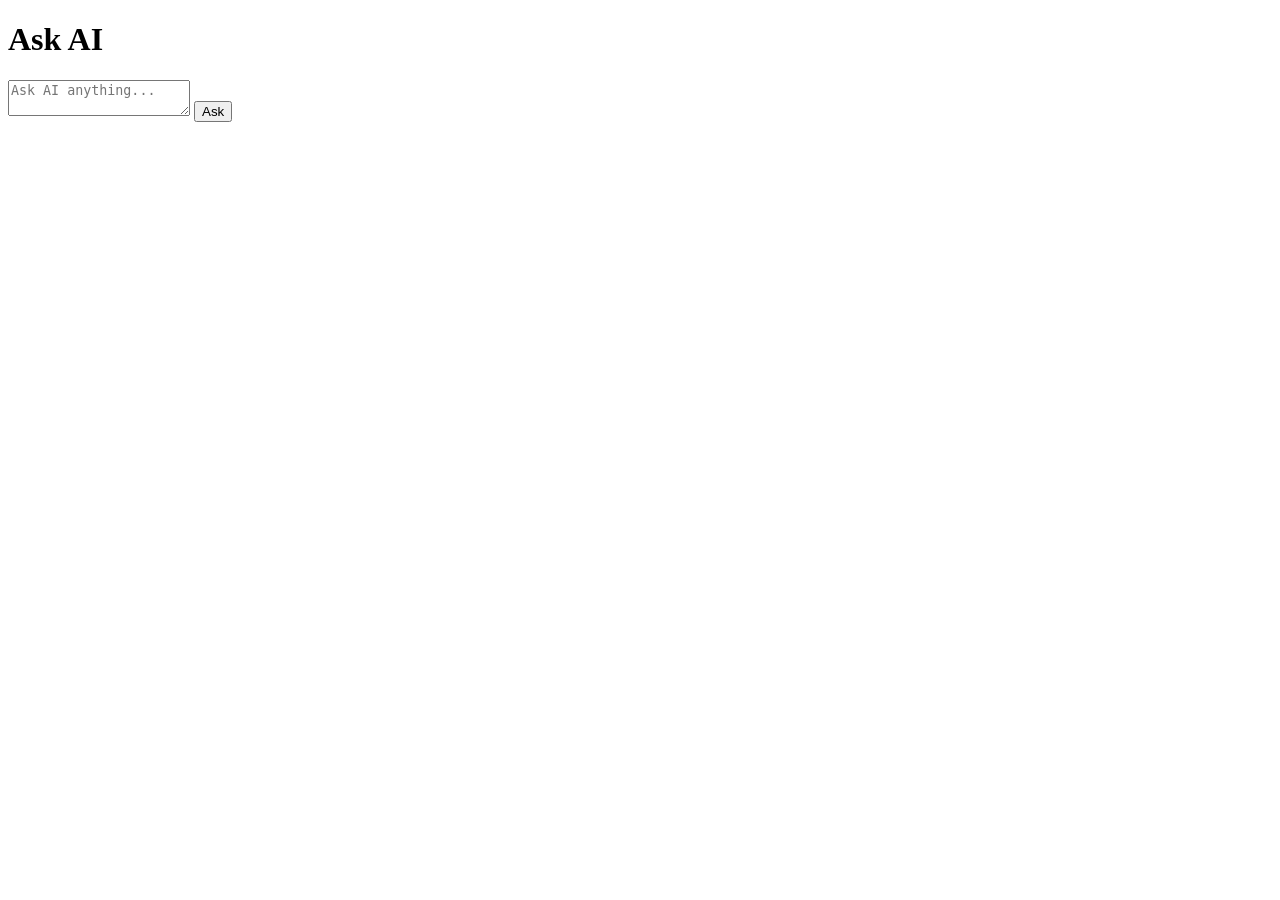
<file: ai-chat.html>
<!DOCTYPE html>
<html lang="en">
<head>
  <meta charset="UTF-8">
  <meta name="viewport" content="width=device-width, initial-scale=1.0">
  <title>Ask AI</title>
</head>
<body>
  <h1>Ask AI</h1>
  <textarea id="prompt" placeholder="Ask AI anything..."></textarea>
  <button id="askBtn">Ask</button>
  <p id="answer"></p>

  <script>
    // This page works only on your vercel.app link. Live Server and GitHub Pages
    // cannot run the function in api/ask.js, so there the Ask button fails.

    // Sends your prompt to your own function at /api/ask. The function adds the
    // key and calls the model, so no key appears anywhere on this page.
    async function askAI(prompt) {
      const response = await fetch('/api/ask', {
        method: 'POST',
        headers: { 'Content-Type': 'application/json' },
        body: JSON.stringify({ prompt })
      });
      if (!response.ok) {
        throw new Error(`Request failed: ${response.status}`);
      }
      const data = await response.json();
      // A model that reasons first puts a reasoning item ahead of the answer,
      // so find the item of type message, then read its text.
      const message = data.output.find(item => item.type === 'message');
      return message.content[0].text;
    }

    const askBtn = document.querySelector('#askBtn');
    askBtn.addEventListener('click', async () => {
      const prompt = document.querySelector('#prompt').value;
      const answerEl = document.querySelector('#answer');
      // Turn the button off until the answer arrives, so a second click
      // cannot send, and pay for, a second request.
      askBtn.disabled = true;
      // A call takes a few seconds, so show something while you wait.
      answerEl.textContent = 'Thinking...';
      try {
        // textContent shows the answer as plain text. innerHTML would run any
        // HTML the model wrote.
        answerEl.textContent = await askAI(prompt);
      } catch (error) {
        answerEl.textContent = 'Error: ' + error.message;
      } finally {
        // finally runs whether the call worked or failed.
        askBtn.disabled = false;
      }
    });
  </script>
</body>
</html>
</file>
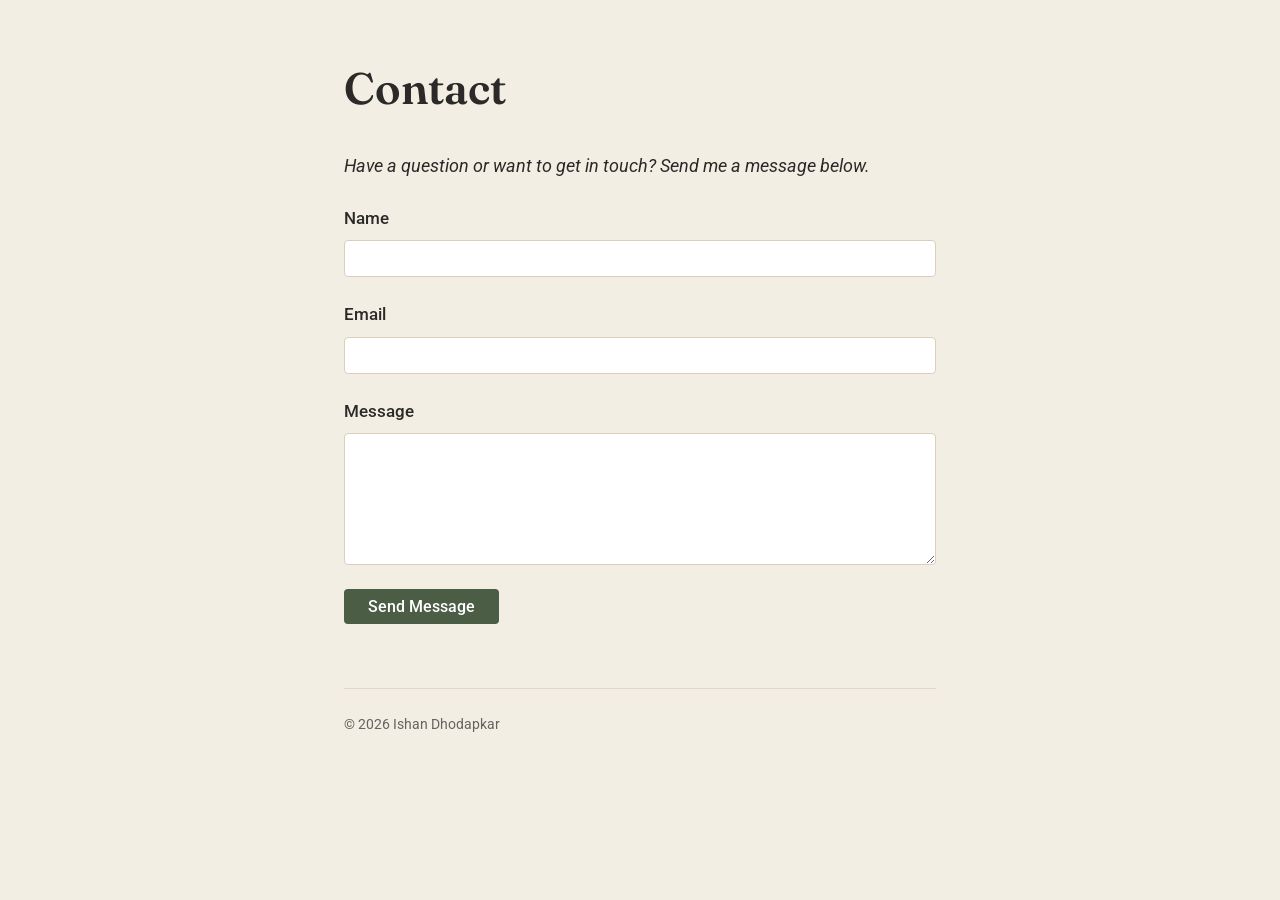
<file: contact.html>
<!DOCTYPE html>
<html lang="en">
<head>
  <meta charset="UTF-8">
  <meta name="viewport" content="width=device-width, initial-scale=1.0">
  <title>Contact - Ishan Dhodapkar</title>
  <link rel="preconnect" href="https://fonts.googleapis.com">
  <link rel="preconnect" href="https://fonts.gstatic.com" crossorigin>
  <link href="https://fonts.googleapis.com/css2?family=Fraunces:opsz,wght@9..144,500;9..144,600&family=Roboto:wght@400;500&display=swap" rel="stylesheet">
  <link rel="stylesheet" href="css/styles.css">
</head>
<body>

  <header>
    <h1>Contact</h1>
  </header>

  <main>
    <p class="intro">
      Have a question or want to get in touch? Send me a message below.
    </p>

    <form action="#" method="post">
      <label for="name">Name</label>
      <input type="text" id="name" name="name" required>

      <label for="email">Email</label>
      <input type="email" id="email" name="email" required>

      <label for="message">Message</label>
      <textarea id="message" name="message" rows="6" required></textarea>

      <button type="submit">Send Message</button>
    </form>
  </main>

  <footer>
    <p>&copy; 2026 Ishan Dhodapkar</p>
  </footer>

</body>
</html>
</file>
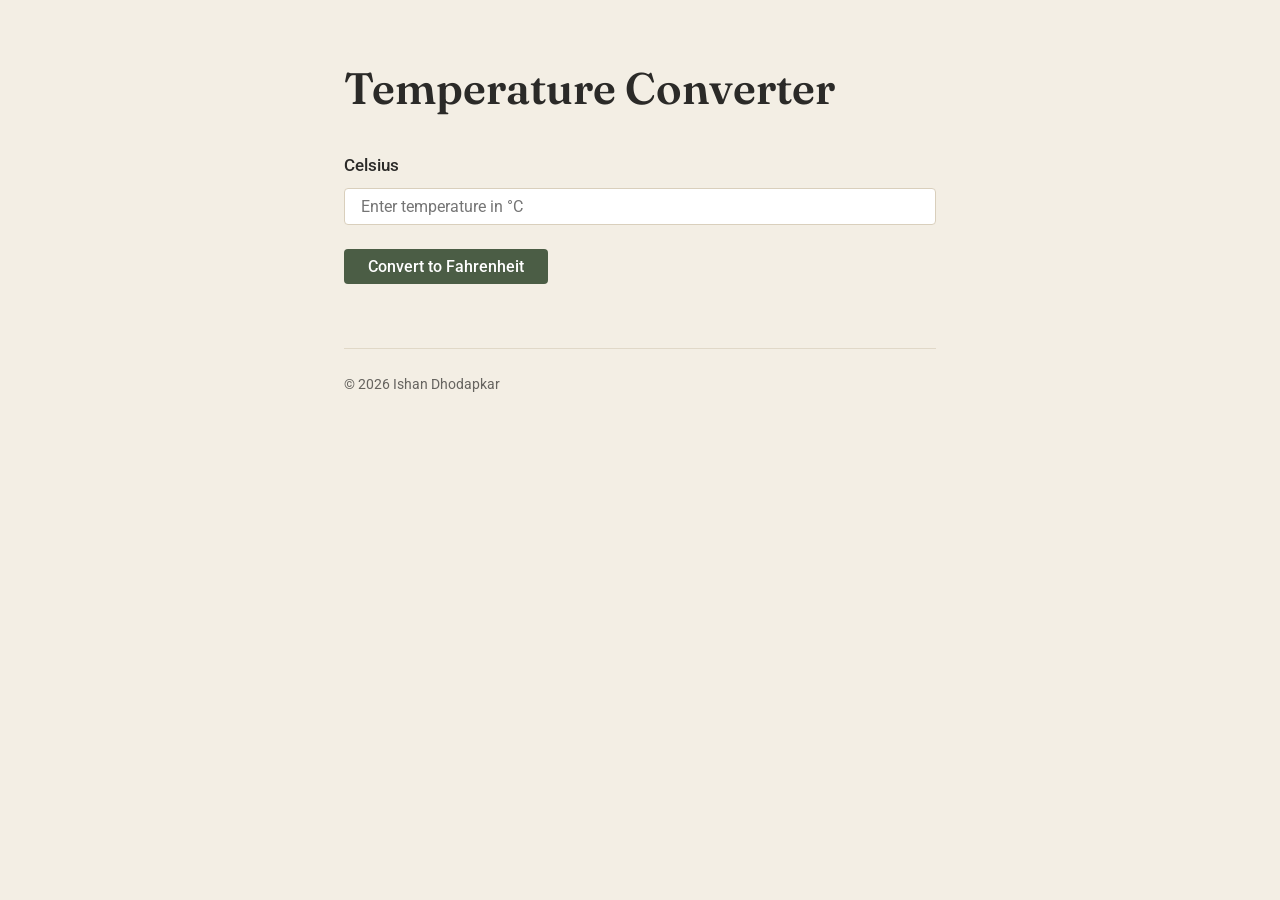
<file: converter.html>
<!DOCTYPE html>
<html lang="en">
<head>
  <meta charset="UTF-8">
  <meta name="viewport" content="width=device-width, initial-scale=1.0">
  <title>Temperature Converter - Ishan Dhodapkar</title>
  <link rel="preconnect" href="https://fonts.googleapis.com">
  <link rel="preconnect" href="https://fonts.gstatic.com" crossorigin>
  <link href="https://fonts.googleapis.com/css2?family=Fraunces:opsz,wght@9..144,500;9..144,600&family=Roboto:wght@400;500&display=swap" rel="stylesheet">
  <link rel="stylesheet" href="css/styles.css">
</head>
<body>

  <header>
    <h1>Temperature Converter</h1>
  </header>

  <main>
    <form id="converter-form">
      <label for="celsius-input">Celsius</label>
      <input type="number" id="celsius-input" name="celsius-input" placeholder="Enter temperature in °C" required>
      <button type="submit">Convert to Fahrenheit</button>
    </form>

    <p id="result"></p>
  </main>

  <footer>
    <p>&copy; 2026 Ishan Dhodapkar</p>
  </footer>

  <script>
    function toFahrenheit(celsius) {
      return (celsius * 9) / 5 + 32;
    }

    const form = document.getElementById('converter-form');
    const celsiusInput = document.getElementById('celsius-input');
    const result = document.getElementById('result');

    form.addEventListener('submit', (event) => {
      event.preventDefault();
      const celsius = parseFloat(celsiusInput.value);
      const fahrenheit = toFahrenheit(celsius);
      result.textContent = `${celsius}°C is ${fahrenheit}°F`;
    });
  </script>

</body>
</html>
</file>
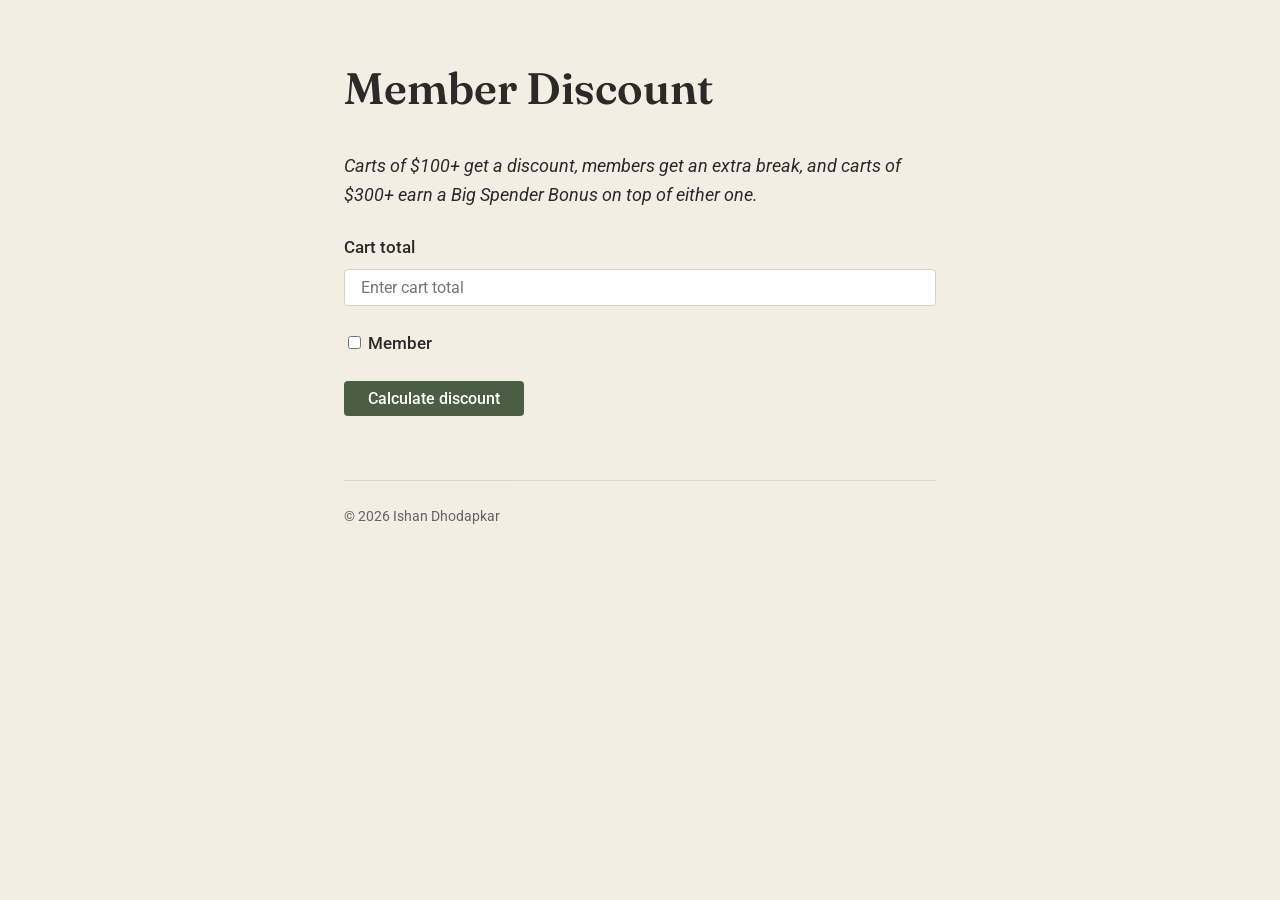
<file: discount.html>
<!DOCTYPE html>
<html lang="en">
<head>
  <meta charset="UTF-8">
  <meta name="viewport" content="width=device-width, initial-scale=1.0">
  <title>Member Discount - Ishan Dhodapkar</title>
  <link rel="preconnect" href="https://fonts.googleapis.com">
  <link rel="preconnect" href="https://fonts.gstatic.com" crossorigin>
  <link href="https://fonts.googleapis.com/css2?family=Fraunces:opsz,wght@9..144,500;9..144,600&family=Roboto:wght@400;500&display=swap" rel="stylesheet">
  <link rel="stylesheet" href="css/styles.css">
  <style>
    .intro {
      margin-bottom: var(--space-3);
    }

    .receipt {
      display: none;
      background: #fff;
      border: 1px solid var(--color-line);
      border-radius: 8px;
      padding: var(--space-3);
      max-width: 360px;
    }

    .receipt.is-visible {
      display: block;
    }

    .receipt-row {
      display: flex;
      justify-content: space-between;
      padding: 0.3rem 0;
    }

    .receipt-row.bonus {
      color: var(--color-rust);
    }

    .receipt-row.total {
      border-top: 1px solid var(--color-line);
      margin-top: var(--space-1);
      padding-top: var(--space-2);
      font-weight: 600;
      font-family: var(--font-display);
      font-size: 1.1rem;
    }

    .receipt-note {
      margin: var(--space-2) 0 0;
      font-size: 0.85rem;
      font-style: italic;
      opacity: 0.75;
    }
  </style>
</head>
<body>

  <header>
    <h1>Member Discount</h1>
  </header>

  <main>
    <p class="intro">Carts of $100+ get a discount, members get an extra break, and carts of $300+ earn a Big Spender Bonus on top of either one.</p>

    <form id="discount-form">
      <label for="total-input">Cart total</label>
      <input type="number" id="total-input" name="total-input" placeholder="Enter cart total" min="0" step="0.01" required>

      <label for="member-input">
        <input type="checkbox" id="member-input" name="member-input">
        Member
      </label>

      <button type="submit">Calculate discount</button>
    </form>

    <div class="receipt" id="receipt">
      <div class="receipt-row">
        <span>Subtotal</span>
        <span id="receipt-subtotal"></span>
      </div>
      <div class="receipt-row">
        <span id="receipt-discount-label">Member discount</span>
        <span id="receipt-discount"></span>
      </div>
      <div class="receipt-row bonus" id="receipt-bonus-row">
        <span>Big Spender Bonus</span>
        <span id="receipt-bonus"></span>
      </div>
      <div class="receipt-row total">
        <span>You pay</span>
        <span id="receipt-total"></span>
      </div>
      <p class="receipt-note" id="receipt-note"></p>
    </div>
  </main>

  <footer>
    <p>&copy; 2026 Ishan Dhodapkar</p>
  </footer>

  <script>
    function getDiscount(total, isMember) {
      if (total >= 100 && isMember) return 20;
      else if (total >= 100 || isMember) return 10;
      else return 0;
    }

    // My own rule: Big Spender Bonus — an extra $15 off any cart of $300+,
    // stacked on top of whatever membership discount already applies.
    function getBigSpenderBonus(total) {
      return total >= 300 ? 15 : 0;
    }

    const form = document.getElementById('discount-form');
    const totalInput = document.getElementById('total-input');
    const memberInput = document.getElementById('member-input');
    const receipt = document.getElementById('receipt');
    const receiptSubtotal = document.getElementById('receipt-subtotal');
    const receiptDiscountLabel = document.getElementById('receipt-discount-label');
    const receiptDiscount = document.getElementById('receipt-discount');
    const receiptBonusRow = document.getElementById('receipt-bonus-row');
    const receiptBonus = document.getElementById('receipt-bonus');
    const receiptTotal = document.getElementById('receipt-total');
    const receiptNote = document.getElementById('receipt-note');

    form.addEventListener('submit', (event) => {
      event.preventDefault();
      const total = parseFloat(totalInput.value);
      const isMember = memberInput.checked;
      const discount = getDiscount(total, isMember);
      const bonus = getBigSpenderBonus(total);
      const finalPrice = total - discount - bonus;

      receiptSubtotal.textContent = `$${total.toFixed(2)}`;
      receiptDiscountLabel.textContent = isMember ? 'Member discount' : 'Discount';
      receiptDiscount.textContent = `-$${discount.toFixed(2)}`;
      receiptBonusRow.style.display = bonus > 0 ? 'flex' : 'none';
      receiptBonus.textContent = `-$${bonus.toFixed(2)}`;
      receiptTotal.textContent = `$${finalPrice.toFixed(2)}`;
      receiptNote.textContent = bonus > 0
        ? 'Carts of $300+ earn the Big Spender Bonus on top of any membership discount.'
        : '';

      receipt.classList.add('is-visible');
    });
  </script>

</body>
</html>
</file>
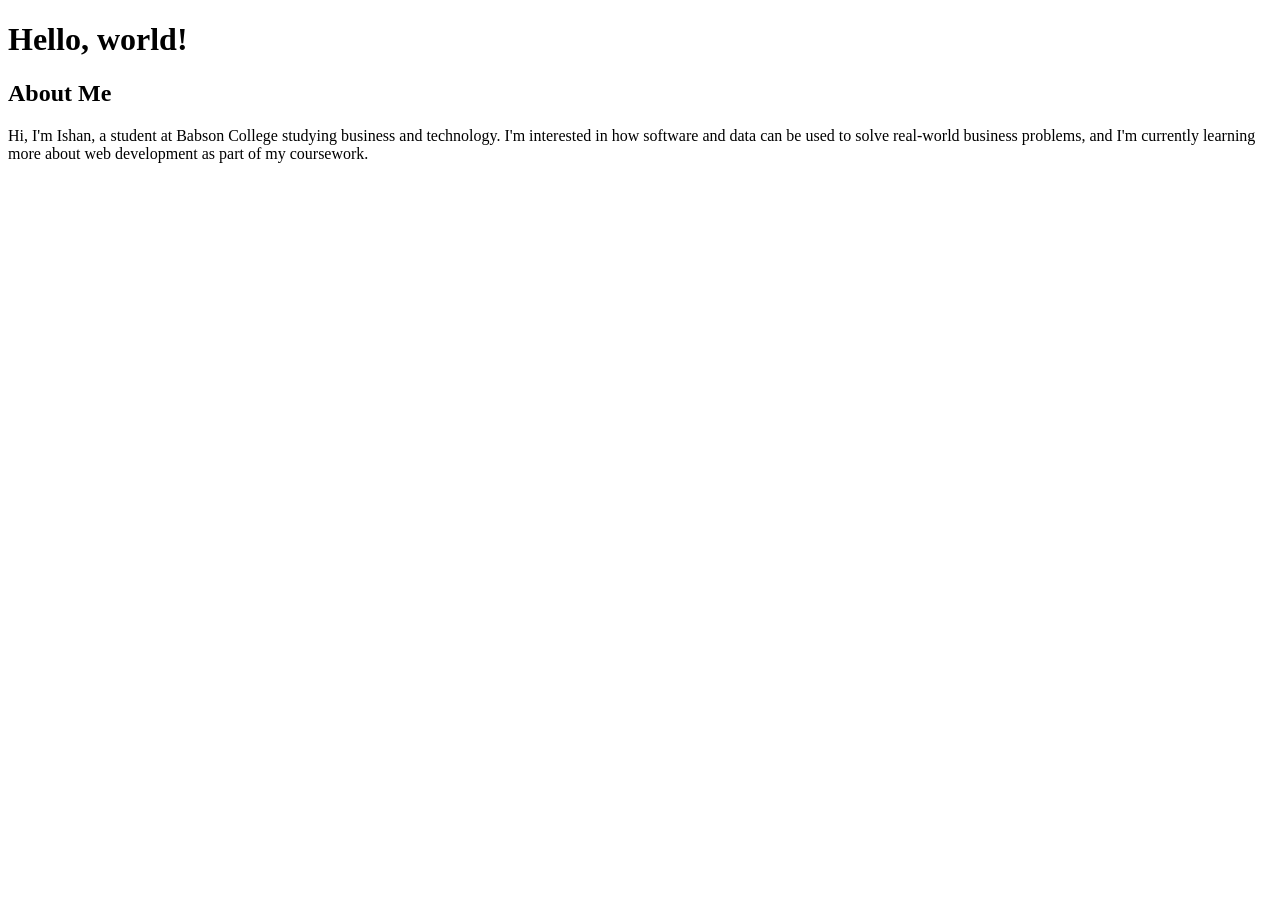
<file: hello.html>
<!DOCTYPE html>
<html>
<head>
    <title>Hello</title>
</head>
<body>
    <h1>Hello, world!</h1>

    <section id="about">
        <h2>About Me</h2>
        <p>
            Hi, I'm Ishan, a student at Babson College studying business and technology.
            I'm interested in how software and data can be used to solve real-world
            business problems, and I'm currently learning more about web development
            as part of my coursework.
        </p>
    </section>
</body>
</html>
</file>
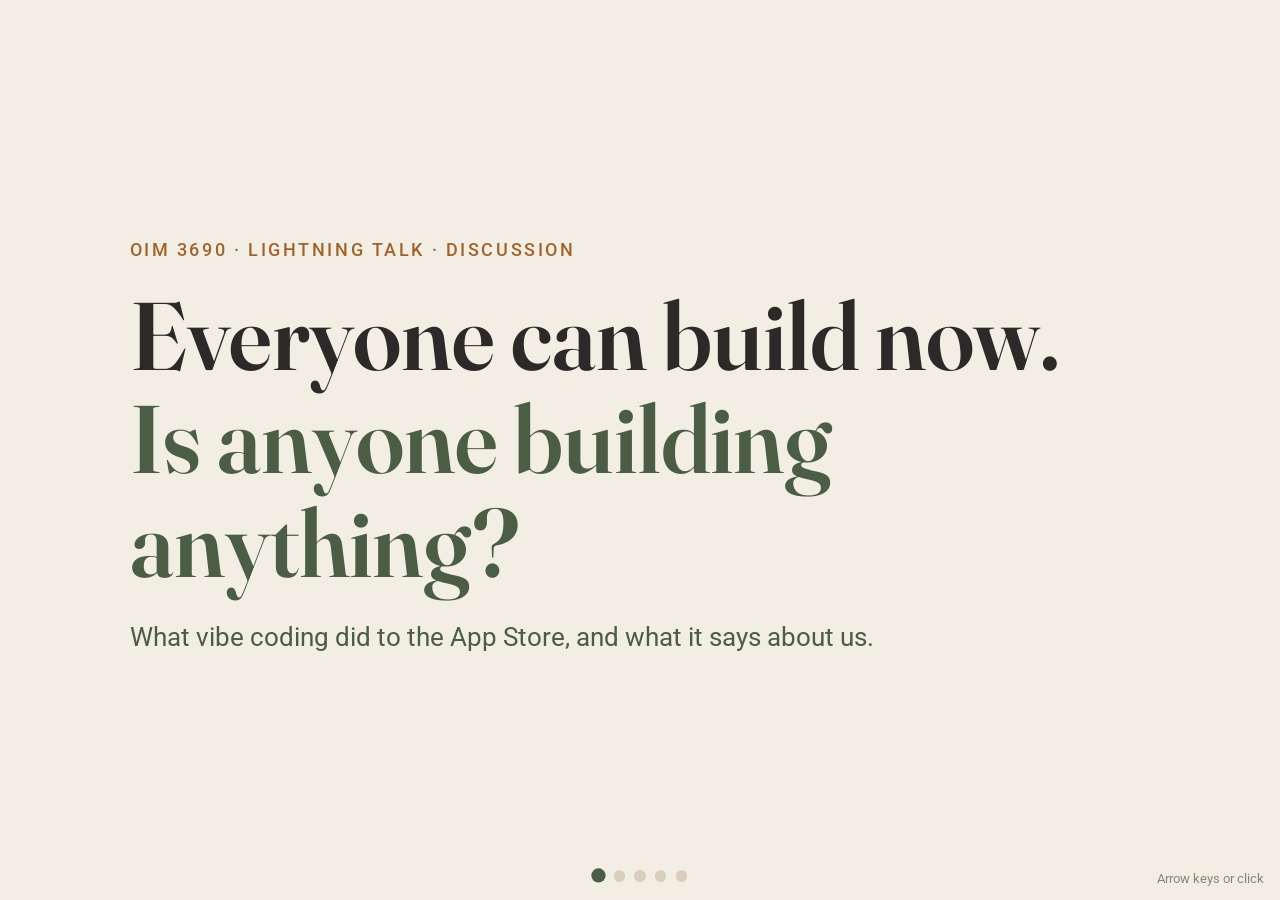
<file: lightning-talk (2).html>
<!DOCTYPE html>
<html lang="en">
<head>
  <meta charset="UTF-8">
  <meta name="viewport" content="width=device-width, initial-scale=1.0">
  <title>Lightning Talk: Everyone can build now</title>
  <link rel="preconnect" href="https://fonts.googleapis.com">
  <link rel="preconnect" href="https://fonts.gstatic.com" crossorigin>
  <link href="https://fonts.googleapis.com/css2?family=Fraunces:opsz,wght@9..144,500;9..144,600&family=Roboto:wght@400;500&display=swap" rel="stylesheet">
  <style>
    :root {
      --color-bg: #f3eee4;
      --color-ink: #2b2a28;
      --color-moss: #4b5d45;
      --color-rust: #a0632e;
      --color-line: #d9cfbc;
      --font-display: 'Fraunces', Georgia, serif;
      --font-body: 'Roboto', system-ui, sans-serif;
    }

    * { box-sizing: border-box; }

    html, body {
      height: 100%;
      margin: 0;
      background: var(--color-bg);
      color: var(--color-ink);
      font-family: var(--font-body);
      overflow: hidden;
    }

    .deck { position: relative; height: 100%; }

    .slide {
      position: absolute;
      inset: 0;
      display: none;
      flex-direction: column;
      justify-content: center;
      padding: clamp(2rem, 7vw, 6rem);
      padding-bottom: clamp(4rem, 9vh, 6rem);
      max-width: 1200px;
      margin: 0 auto;
    }
    .slide.active { display: flex; }

    .kicker {
      font-size: clamp(0.9rem, 1.6vw, 1.15rem);
      letter-spacing: 0.14em;
      text-transform: uppercase;
      color: var(--color-rust);
      font-weight: 500;
      margin: 0 0 1.25rem;
    }

    h1, h2 {
      font-family: var(--font-display);
      font-weight: 600;
      line-height: 1.08;
      margin: 0 0 1.5rem;
      color: var(--color-ink);
    }
    h1 { font-size: clamp(2.6rem, 7.5vw, 6rem); }
    h2 { font-size: clamp(2rem, 5vw, 3.8rem); }

    p, li {
      font-size: clamp(1.15rem, 2.4vw, 1.8rem);
      line-height: 1.45;
      margin: 0 0 1rem;
      max-width: 34em;
    }

    .accent { color: var(--color-moss); }
    .rust { color: var(--color-rust); }

    .sub {
      color: var(--color-moss);
      font-size: clamp(1.1rem, 2.2vw, 1.6rem);
    }

    /* Slide 2: the numbers */
    .bars { margin-top: 1rem; max-width: 900px; }
    .bar-row { margin-bottom: 1.6rem; }
    .bar-label {
      font-size: clamp(1rem, 2vw, 1.4rem);
      margin-bottom: 0.4rem;
      display: flex;
      justify-content: space-between;
      gap: 1rem;
    }
    .bar-label strong {
      font-family: var(--font-display);
      font-size: clamp(1.6rem, 3.6vw, 2.6rem);
      font-weight: 600;
    }
    .bar-track {
      height: clamp(1.4rem, 3.2vw, 2.2rem);
      background: var(--color-line);
      border-radius: 4px;
      overflow: hidden;
    }
    .bar-fill { height: 100%; border-radius: 4px; }
    .bar-fill.apps { width: 100%; background: var(--color-moss); }
    .bar-fill.downloads { width: 2%; min-width: 6px; background: var(--color-rust); }

    .source {
      font-size: clamp(0.8rem, 1.3vw, 1rem);
      color: #6b665c;
      margin-top: 1rem;
    }

    /* Slide 3: three scarce things */
    .scarce {
      display: grid;
      grid-template-columns: repeat(3, 1fr);
      gap: clamp(0.75rem, 2vw, 1.5rem);
      margin-top: 1rem;
      max-width: 1000px;
    }
    .scarce div {
      border-top: 3px solid var(--color-moss);
      padding-top: 0.9rem;
      font-family: var(--font-display);
      font-size: clamp(1.3rem, 3vw, 2.2rem);
      font-weight: 600;
      line-height: 1.15;
    }
    .scarce span {
      display: block;
      margin-top: 0.4rem;
      font-family: var(--font-body);
      font-weight: 400;
      font-size: clamp(0.95rem, 1.6vw, 1.2rem);
      color: #5a564d;
    }

    /* Slide 5: the question */
    .question {
      font-family: var(--font-display);
      font-weight: 600;
      font-size: clamp(2rem, 5.2vw, 4rem);
      line-height: 1.15;
      max-width: 18em;
      margin: 0 0 1.5rem;
    }
    .sources { margin-top: auto; padding-top: 1.5rem; }
    .sources p {
      font-size: clamp(0.75rem, 1.2vw, 0.95rem);
      color: #6b665c;
      margin: 0 0 0.25rem;
      max-width: none;
    }
    .sources a { color: var(--color-moss); }

    /* Chrome */
    .progress {
      position: fixed;
      left: 0; right: 0; bottom: 0;
      height: 3rem;
      display: flex;
      align-items: center;
      justify-content: center;
      gap: 0.6rem;
    }
    .progress button {
      width: 0.7rem; height: 0.7rem;
      border-radius: 50%;
      border: 0;
      padding: 0;
      background: var(--color-line);
      cursor: pointer;
    }
    .progress button.active { background: var(--color-moss); transform: scale(1.3); }
    .hint {
      position: fixed;
      right: 1rem; bottom: 0.9rem;
      font-size: 0.8rem;
      color: #8a8478;
    }
  </style>
</head>
<body>
  <main class="deck" id="deck">

    <section class="slide active" aria-label="Slide 1">
      <p class="kicker">OIM 3690 &middot; Lightning talk &middot; Discussion</p>
      <h1>Everyone can build now.<br><span class="accent">Is anyone building anything?</span></h1>
      <p class="sub">What vibe coding did to the App Store, and what it says about us.</p>
    </section>

    <section class="slide" aria-label="Slide 2">
      <p class="kicker">The numbers</p>
      <h2>Supply exploded. Demand barely moved.</h2>
      <div class="bars">
        <div class="bar-row">
          <div class="bar-label"><span>New App Store apps, first half of 2026 (about 560,000)</span><strong>~2x</strong></div>
          <div class="bar-track"><div class="bar-fill apps"></div></div>
        </div>
        <div class="bar-row">
          <div class="bar-label"><span>App Store downloads</span><strong>+2%</strong></div>
          <div class="bar-track"><div class="bar-fill downloads"></div></div>
        </div>
      </div>
      <p class="source">Sensor Tower data as reported by The New York Times, July 20, 2026. New apps compared with the first half of 2025.</p>
    </section>

    <section class="slide" aria-label="Slide 3">
      <p class="kicker">My claim</p>
      <h2>When code is cheap, code stops being the hard part.</h2>
      <p>The barrier that used to filter ideas was technical. It is gone. What is left to filter on:</p>
      <div class="scarce">
        <div>A real problem<span>Someone has to actually have it</span></div>
        <div>A real person<span>Who will use the thing and tell you</span></div>
        <div>Taste<span>Knowing what to cut and when it is done</span></div>
      </div>
      <p style="margin-top:1.5rem">In my own client work with Claude Code, the build is the fast part. Deciding what to build is not.</p>
    </section>

    <section class="slide" aria-label="Slide 4">
      <p class="kicker">The counterargument</p>
      <h2>Downloads may be the wrong scoreboard.</h2>
      <p>Plenty of new apps may serve a tiny audience that matters a lot to that audience: a gym, a classroom, one business. Downloads cannot see that.</p>
      <p>But the gatekeepers noticed the flood. Apple blocked updates to vibe coding apps such as <span class="rust">Replit</span> and <span class="rust">Vibecode</span> earlier this year, and review teams are under strain.</p>
      <p class="source">Sources: Gizmodo, AI Weekly, The Information via 9to5Mac, April 2026.</p>
    </section>

    <section class="slide" aria-label="Slide 5">
      <p class="kicker">Your turn</p>
      <p class="question">Has anything you built with AI been used by someone who was not you or a grader?</p>
      <p class="sub">If yes, what made it different? If no, is that a problem?</p>
      <div class="sources">
        <p>Sources</p>
        <p><a href="https://9to5mac.com/2026-07-20/report-app-store-added-nearly-as-many-new-apps-in-h1-2026-as-in-all-of-2025/">9to5Mac: App Store added nearly as many new apps in H1 2026 as in all of 2025</a></p>
        <p><a href="https://www.techspot.com/news/113213-apple-app-store-inundated-low-quality-vibecoded-apps.html">TechSpot: App Store inundated with low-quality vibecoded apps</a></p>
        <p><a href="https://gizmodo.com/apple-app-store-experiences-surge-in-new-apps-amid-vibe-coding-boom-2000742653">Gizmodo: App Store surge in new apps amid vibe coding boom</a></p>
      </div>
    </section>

  </main>

  <nav class="progress" id="progress" aria-label="Slide navigation"></nav>
  <div class="hint">Arrow keys or click</div>

  <script>
    const slides = Array.from(document.querySelectorAll('.slide'));
    const progress = document.getElementById('progress');
    let current = 0;

    slides.forEach((_, i) => {
      const dot = document.createElement('button');
      dot.setAttribute('aria-label', 'Go to slide ' + (i + 1));
      dot.addEventListener('click', (e) => { e.stopPropagation(); show(i); });
      progress.appendChild(dot);
    });

    function show(i) {
      current = Math.max(0, Math.min(slides.length - 1, i));
      slides.forEach((s, n) => s.classList.toggle('active', n === current));
      Array.from(progress.children).forEach((d, n) => d.classList.toggle('active', n === current));
      history.replaceState(null, '', '#' + (current + 1));
    }

    document.addEventListener('keydown', (e) => {
      if (['ArrowRight', 'ArrowDown', 'PageDown', ' '].includes(e.key)) { e.preventDefault(); show(current + 1); }
      else if (['ArrowLeft', 'ArrowUp', 'PageUp'].includes(e.key)) { e.preventDefault(); show(current - 1); }
      else if (e.key === 'Home') show(0);
      else if (e.key === 'End') show(slides.length - 1);
    });

    document.getElementById('deck').addEventListener('click', (e) => {
      if (e.target.closest('a')) return;
      show(e.clientX < window.innerWidth / 3 ? current - 1 : current + 1);
    });

    let touchX = null;
    document.addEventListener('touchstart', (e) => { touchX = e.changedTouches[0].clientX; });
    document.addEventListener('touchend', (e) => {
      if (touchX === null) return;
      const dx = e.changedTouches[0].clientX - touchX;
      if (Math.abs(dx) > 50) show(current + (dx < 0 ? 1 : -1));
      touchX = null;
    });

    const start = parseInt(location.hash.slice(1), 10);
    show(Number.isNaN(start) ? 0 : start - 1);
  </script>
</body>
</html>
</file>
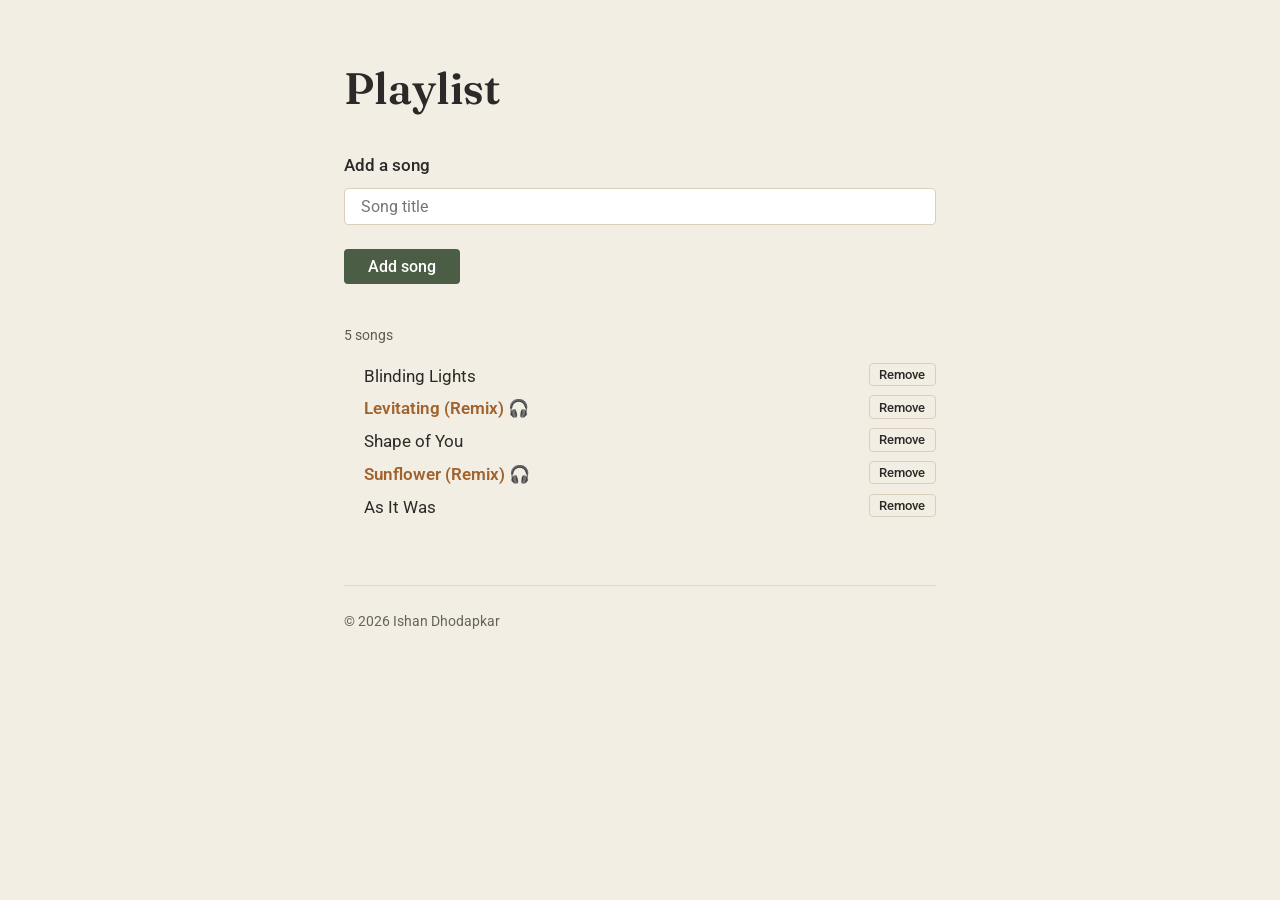
<file: playlist.html>
<!DOCTYPE html>
<html lang="en">
<head>
  <meta charset="UTF-8">
  <meta name="viewport" content="width=device-width, initial-scale=1.0">
  <title>Playlist - Ishan Dhodapkar</title>
  <link rel="preconnect" href="https://fonts.googleapis.com">
  <link rel="preconnect" href="https://fonts.gstatic.com" crossorigin>
  <link href="https://fonts.googleapis.com/css2?family=Fraunces:opsz,wght@9..144,500;9..144,600&family=Roboto:wght@400;500&display=swap" rel="stylesheet">
  <link rel="stylesheet" href="css/styles.css">
  <style>
    #song-count {
      font-size: 0.9rem;
      opacity: 0.75;
      margin: 0 0 var(--space-2);
    }

    #playlist li {
      display: flex;
      align-items: center;
      justify-content: space-between;
      gap: var(--space-2);
    }

    .remix {
      color: var(--color-rust);
      font-weight: 600;
    }

    .remove-btn {
      font-size: 0.8rem;
      padding: 0.2rem 0.6rem;
      background: transparent;
      color: var(--color-ink);
      border: 1px solid var(--color-line);
    }

    .remove-btn:hover {
      background: var(--color-rust);
      color: #fff;
      border-color: var(--color-rust);
    }
  </style>
</head>
<body>

  <header>
    <h1>Playlist</h1>
  </header>

  <main>
    <form id="add-song-form">
      <label for="song-input">Add a song</label>
      <input type="text" id="song-input" name="song-input" placeholder="Song title" required>
      <button type="submit">Add song</button>
    </form>

    <p id="song-count"></p>
    <ul id="playlist"></ul>
  </main>

  <footer>
    <p>&copy; 2026 Ishan Dhodapkar</p>
  </footer>

  <script src="js/playlist.js"></script>

</body>
</html>
</file>
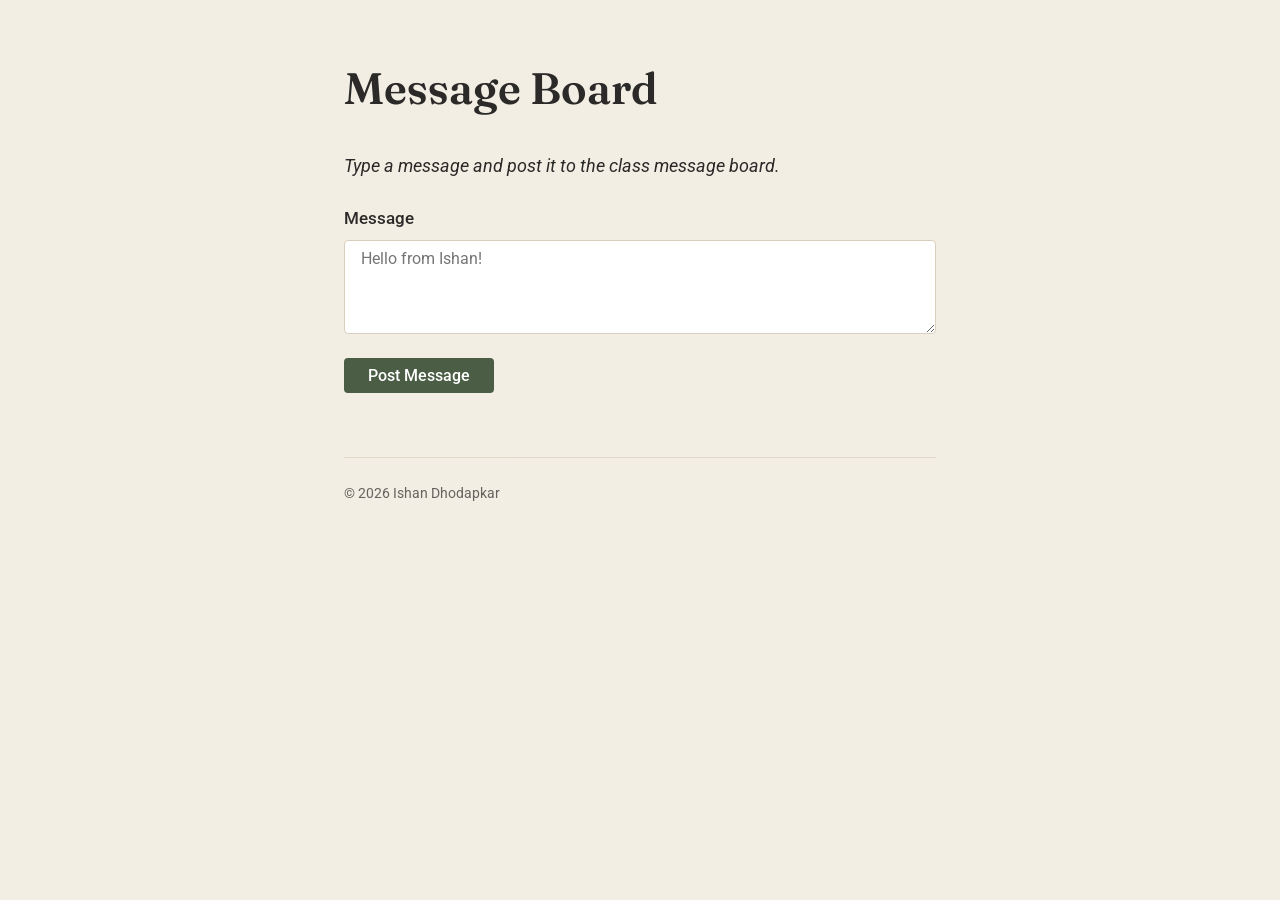
<file: post-message.html>
<!DOCTYPE html>
<html lang="en">
<head>
  <meta charset="UTF-8">
  <meta name="viewport" content="width=device-width, initial-scale=1.0">
  <title>Message Board - Ishan Dhodapkar</title>
  <link rel="preconnect" href="https://fonts.googleapis.com">
  <link rel="preconnect" href="https://fonts.gstatic.com" crossorigin>
  <link href="https://fonts.googleapis.com/css2?family=Fraunces:opsz,wght@9..144,500;9..144,600&family=Roboto:wght@400;500&display=swap" rel="stylesheet">
  <link rel="stylesheet" href="css/styles.css">
</head>
<body>

  <header>
    <h1>Message Board</h1>
  </header>

  <main>
    <p class="intro">
      Type a message and post it to the class message board.
    </p>

    <form id="message-form" novalidate>
      <label for="message">Message</label>
      <textarea id="message" rows="4" placeholder="Hello from Ishan!"></textarea>

      <button type="submit" id="post-btn">Post Message</button>
    </form>

    <p id="status" role="status" aria-live="polite"></p>
  </main>

  <footer>
    <p>&copy; 2026 Ishan Dhodapkar</p>
  </footer>

  <script>
    // Sends one message to the class board. The token is my GitHub username.
    async function postMessage(text) {
      const response = await fetch("https://oim.zhili.dev/message", {
        method: "POST",
        headers: {
          "Content-Type": "application/json",
          "X-Token": "ishandhodu"
        },
        body: JSON.stringify({ message: text })
      });
      const data = await response.json();
      console.log(data);
      // fetch does not throw on a 400 or 500, so check response.ok myself.
      if (!response.ok) {
        throw new Error(data.error || `Server answered ${response.status}`);
      }
      return data;
    }

    const form = document.querySelector("#message-form");
    const input = document.querySelector("#message");
    const button = document.querySelector("#post-btn");
    const status = document.querySelector("#status");

    form.addEventListener("submit", async (event) => {
      event.preventDefault();
      const text = input.value.trim();

      // Refuse an empty message before sending anything.
      if (text === "") {
        status.textContent = "Type a message first.";
        return;
      }

      // Turn the button off so a second click cannot post twice.
      button.disabled = true;
      status.textContent = "Posting...";
      try {
        await postMessage(text);
        status.textContent = "Posted!";
        input.value = "";
      } catch (error) {
        status.textContent = "Could not post: " + error.message;
      } finally {
        button.disabled = false;
      }
    });
  </script>
</body>
</html>
</file>
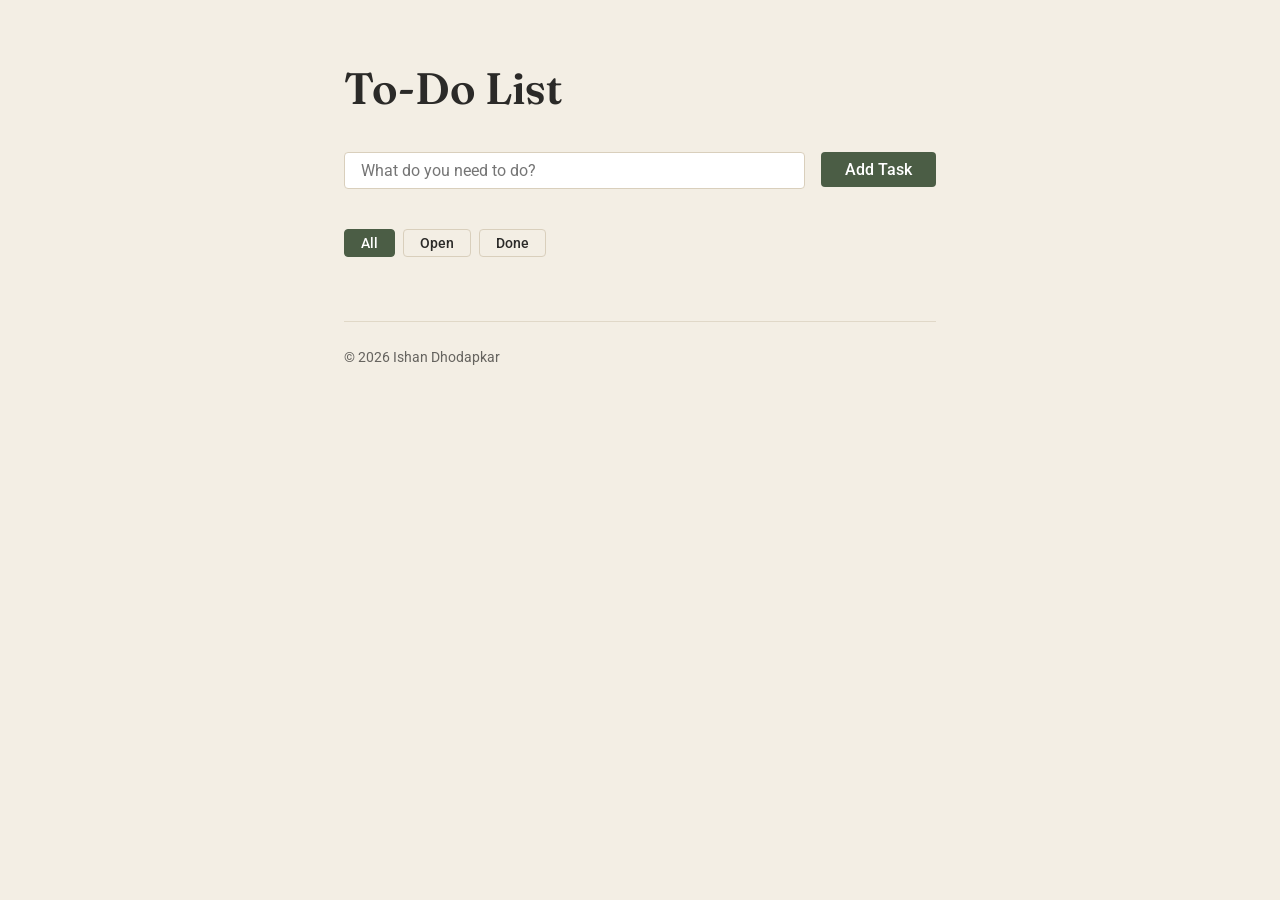
<file: todo.html>
<!DOCTYPE html>
<html lang="en">
<head>
  <meta charset="UTF-8">
  <meta name="viewport" content="width=device-width, initial-scale=1.0">
  <title>To-Do - Ishan Dhodapkar</title>
  <link rel="preconnect" href="https://fonts.googleapis.com">
  <link rel="preconnect" href="https://fonts.gstatic.com" crossorigin>
  <link href="https://fonts.googleapis.com/css2?family=Fraunces:opsz,wght@9..144,500;9..144,600&family=Roboto:wght@400;500&display=swap" rel="stylesheet">
  <link rel="stylesheet" href="css/styles.css">
  <link rel="stylesheet" href="css/todo.css">
</head>
<body>

  <header>
    <h1>To-Do List</h1>
  </header>

  <main>
    <form id="todo-form">
      <label for="todo-input">New task</label>
      <input type="text" id="todo-input" name="todo-input" placeholder="What do you need to do?" required>
      <button type="submit">Add Task</button>
    </form>

    <div class="filters">
      <button type="button" class="filter-btn active" data-filter="all">All</button>
      <button type="button" class="filter-btn" data-filter="open">Open</button>
      <button type="button" class="filter-btn" data-filter="done">Done</button>
    </div>

    <ul id="todo-list"></ul>
  </main>

  <footer>
    <p>&copy; 2026 Ishan Dhodapkar</p>
  </footer>

  <script src="js/todo.js"></script>
</body>
</html>
</file>
<file: css/styles.css>
:root {
  --color-bg: #f3eee4;
  --color-ink: #2b2a28;
  --color-moss: #4b5d45;
  --color-rust: #a0632e;
  --color-line: #d9cfbc;
  --font-display: 'Fraunces', serif;
  --font-body: 'Roboto', sans-serif;
  --space-1: 0.5rem;
  --space-2: 1rem;
  --space-3: 1.5rem;
  --space-4: 2.5rem;
  --space-5: 4rem;
}

* {
  box-sizing: border-box;
}

body {
  background: var(--color-bg);
  color: var(--color-ink);
  font-family: var(--font-body);
  font-size: 1.0625rem;
  line-height: 1.6;
  max-width: 640px;
  margin: 0 auto;
  padding: var(--space-5) var(--space-3);
}

header {
  margin-bottom: var(--space-4);
}

h1 {
  font-family: var(--font-display);
  font-size: 2.75rem;
  font-weight: 600;
  line-height: 1.1;
  margin: 0;
}

h2 {
  font-family: var(--font-display);
  font-size: 1.375rem;
  font-weight: 600;
  color: var(--color-moss);
  margin: var(--space-4) 0 var(--space-2);
}

p {
  font-style: normal;
  margin: 0 0 var(--space-3);
}

.intro {
  font-style: italic;
  font-size: 1.125rem;
  max-width: 60ch;
}

ul {
  padding-left: 1.25rem;
  margin: 0 0 var(--space-4);
}

li {
  margin-bottom: 0.35rem;
}

a {
  color: var(--color-rust);
  text-decoration: underline;
  text-decoration-color: var(--color-line);
  text-underline-offset: 3px;
  transition: color 0.15s ease, text-decoration-color 0.15s ease;
}

a:hover {
  color: var(--color-moss);
  text-decoration-color: var(--color-moss);
}

a:focus-visible {
  outline: 2px solid var(--color-moss);
  outline-offset: 3px;
}

figure {
  margin: var(--space-4) 0;
}

figure img {
  width: 100%;
  height: auto;
  display: block;
  border: 1px solid var(--color-line);
}

figcaption {
  margin-top: var(--space-1);
  font-size: 0.875rem;
  font-style: italic;
  color: var(--color-ink);
  opacity: 0.75;
}

footer {
  margin-top: var(--space-5);
  padding-top: var(--space-3);
  border-top: 1px solid var(--color-line);
  font-size: 0.875rem;
  opacity: 0.7;
}

footer p {
  margin: 0;
}

@media (prefers-reduced-motion: reduce) {
  a {
    transition: none;
  }
}

form {
  display: flex;
  flex-direction: column;
  margin-bottom: var(--space-4);
}

label {
  font-weight: 500;
  margin-bottom: var(--space-1);
}

input,
textarea {
  font-family: var(--font-body);
  font-size: 1rem;
  color: var(--color-ink);
  background: #fff;
  border: 1px solid var(--color-line);
  border-radius: 4px;
  padding: var(--space-1) var(--space-2);
  margin-bottom: var(--space-3);
}

input:focus,
textarea:focus {
  outline: 2px solid var(--color-moss);
  outline-offset: 1px;
}

textarea {
  resize: vertical;
}

button {
  align-self: flex-start;
  font-family: var(--font-body);
  font-size: 1rem;
  font-weight: 500;
  color: #fff;
  background: var(--color-moss);
  border: none;
  border-radius: 4px;
  padding: var(--space-1) var(--space-3);
  cursor: pointer;
  transition: background 0.15s ease;
}

button:hover {
  background: var(--color-rust);
}

@media (max-width: 480px) {
  body {
    padding: var(--space-4) var(--space-2);
  }

  h1 {
    font-size: 2.1rem;
  }
}
</file>
<file: css/todo.css>
#todo-form {
  flex-direction: row;
  align-items: flex-end;
  gap: var(--space-2);
}

#todo-form label {
  display: none;
}

#todo-input {
  flex: 1;
  margin-bottom: 0;
}

#todo-form button {
  margin-bottom: 0;
}

.filters {
  display: flex;
  gap: var(--space-1);
  margin-bottom: var(--space-3);
}

.filter-btn {
  background: transparent;
  color: var(--color-ink);
  border: 1px solid var(--color-line);
  padding: 0.3rem var(--space-2);
  font-size: 0.875rem;
}

.filter-btn:hover {
  background: var(--color-line);
}

.filter-btn.active {
  background: var(--color-moss);
  color: #fff;
  border-color: var(--color-moss);
}

#todo-list {
  list-style: none;
  padding: 0;
}

.todo-item {
  display: flex;
  align-items: center;
  gap: var(--space-2);
  padding: var(--space-1) 0;
  border-bottom: 1px solid var(--color-line);
}

.todo-item .todo-text {
  flex: 1;
}

.todo-item.done .todo-text {
  text-decoration: line-through;
  opacity: 0.6;
}

.todo-item .delete-btn {
  background: transparent;
  color: var(--color-rust);
  border: none;
  font-size: 0.875rem;
  padding: 0.2rem var(--space-1);
}

.todo-item .delete-btn:hover {
  text-decoration: underline;
  background: transparent;
}
</file>
